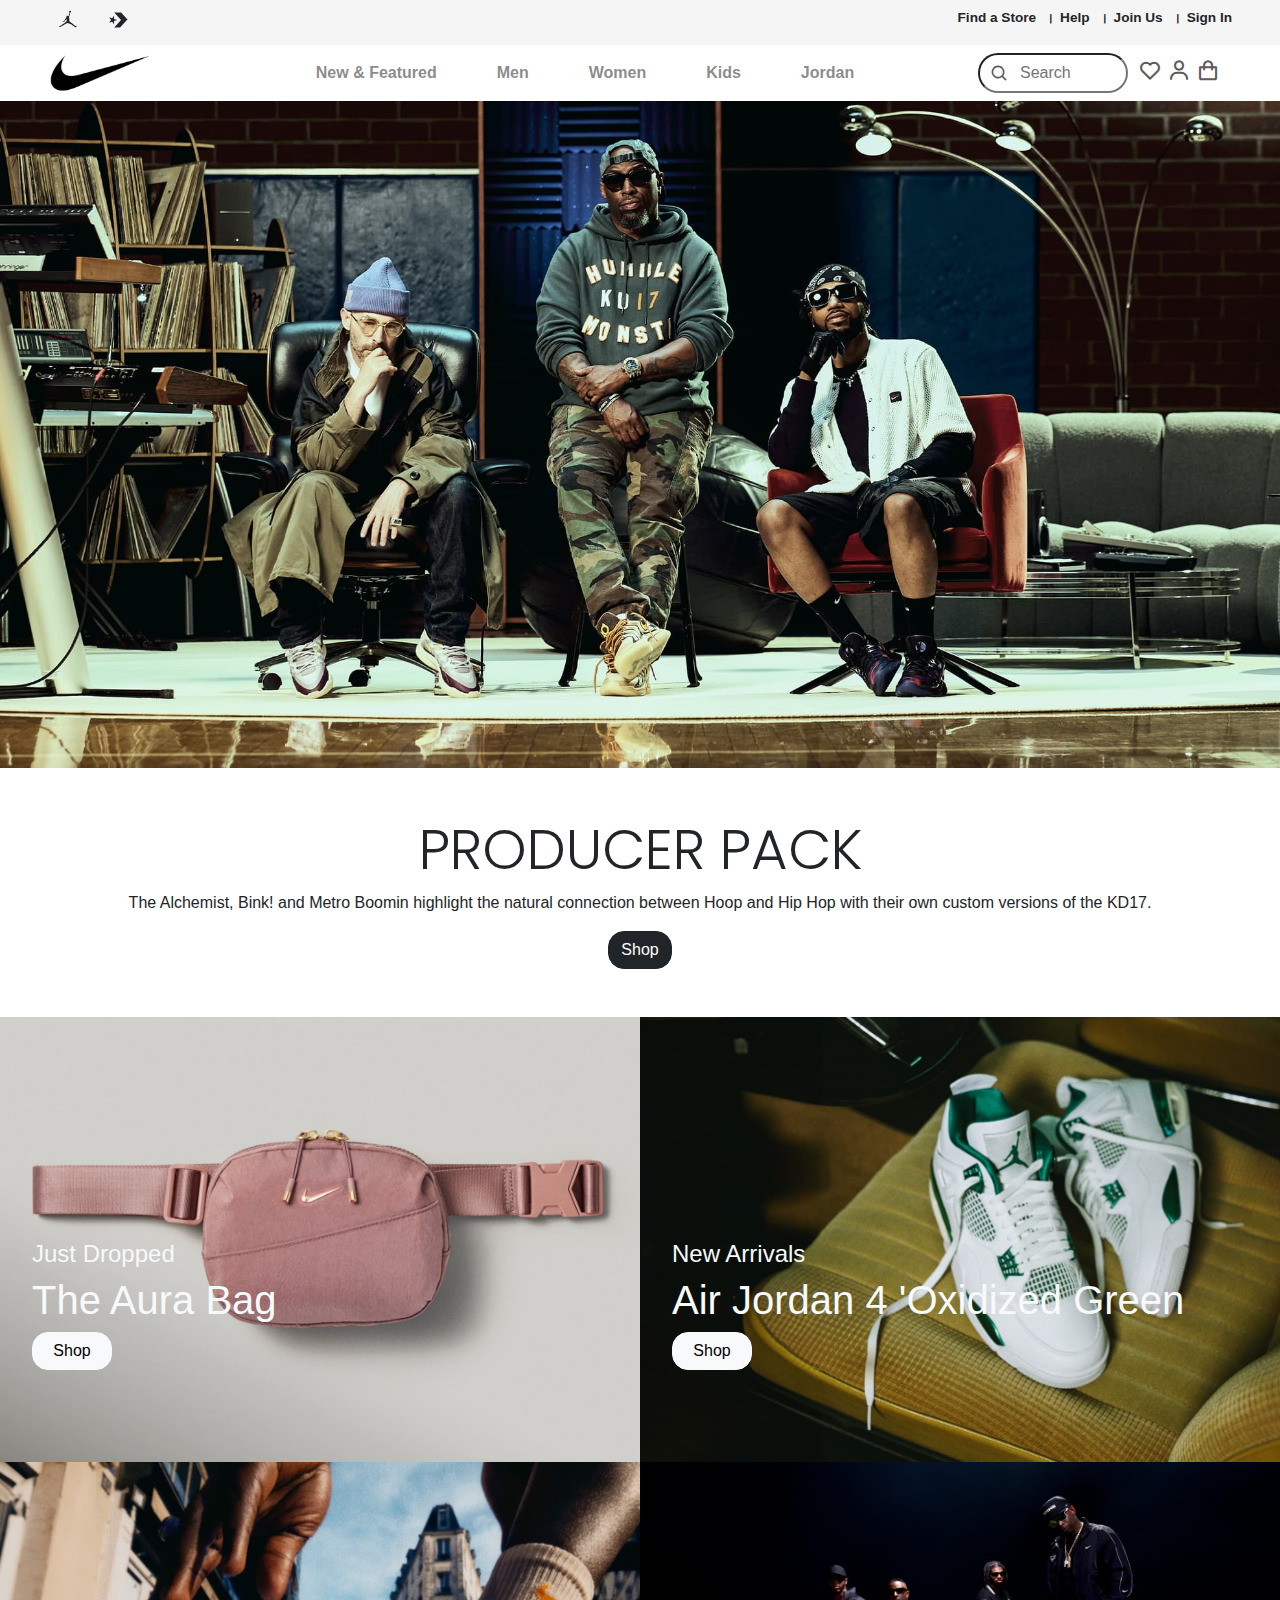
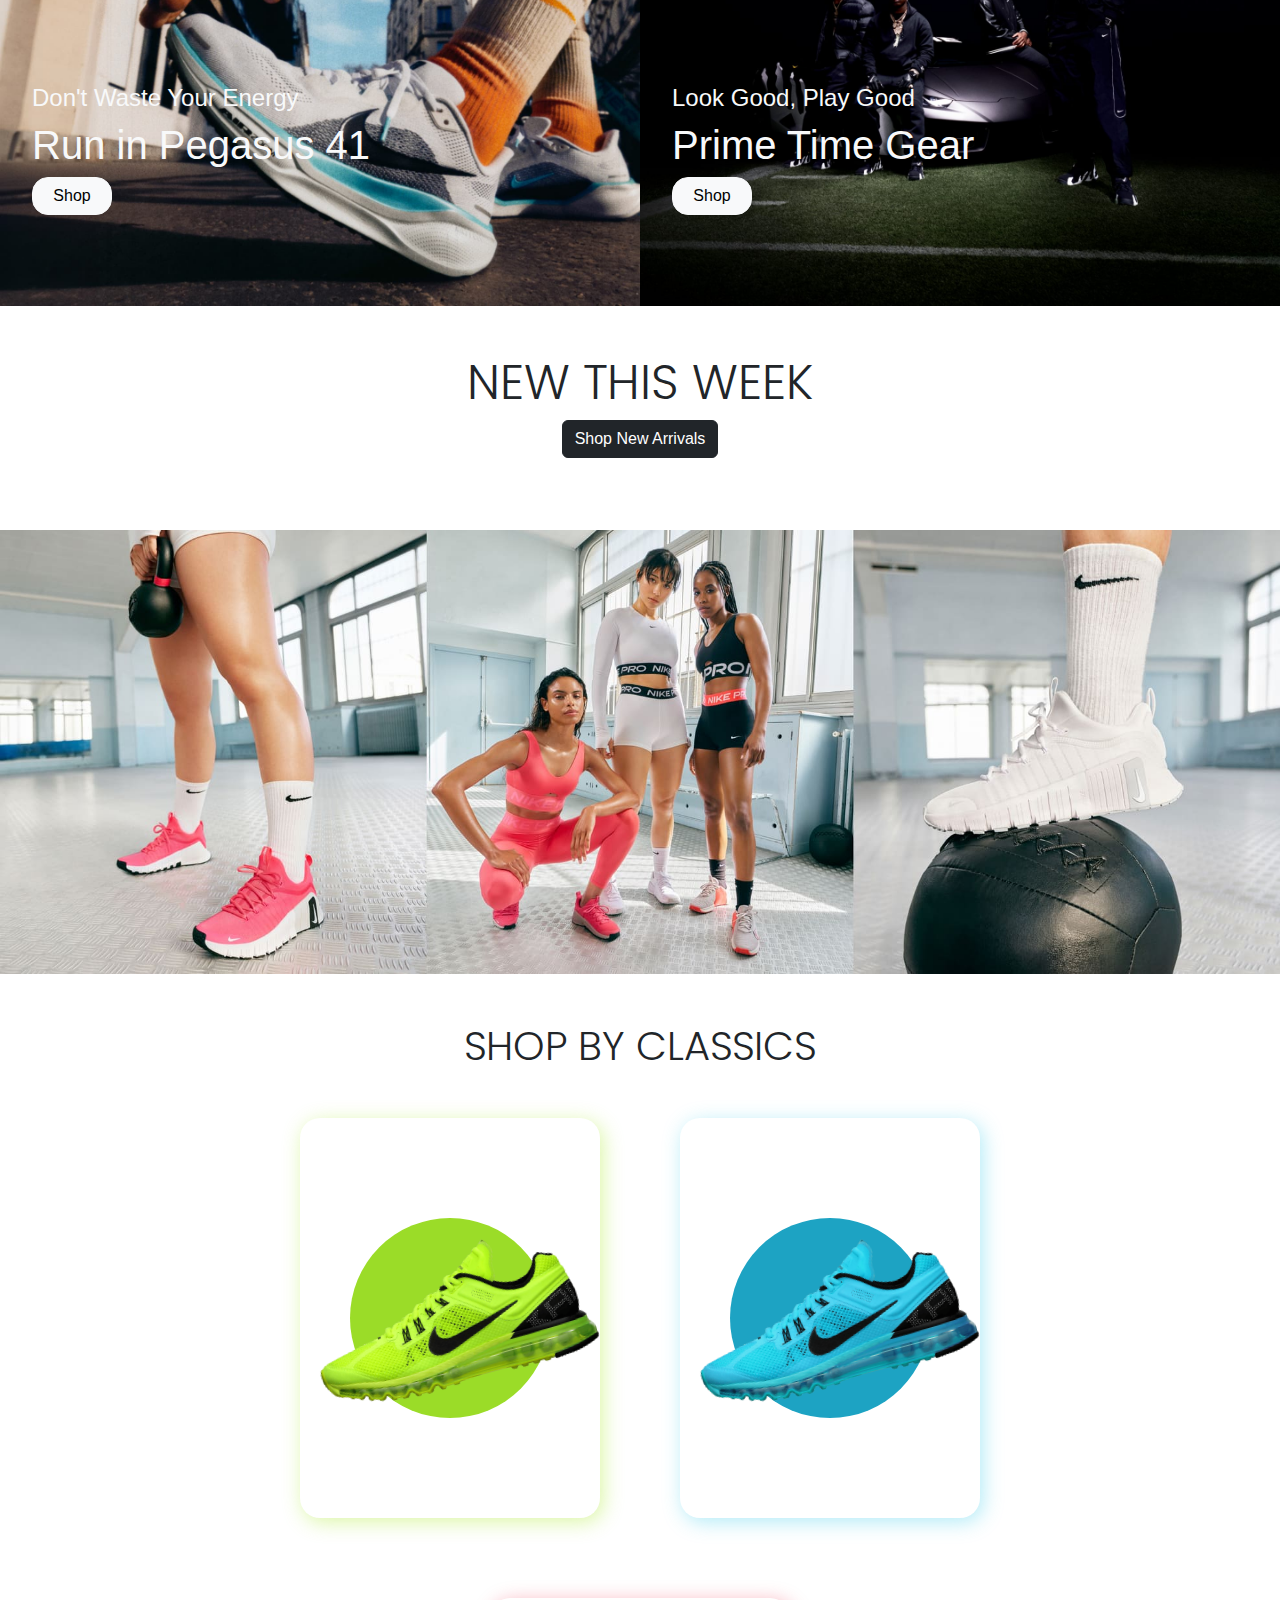
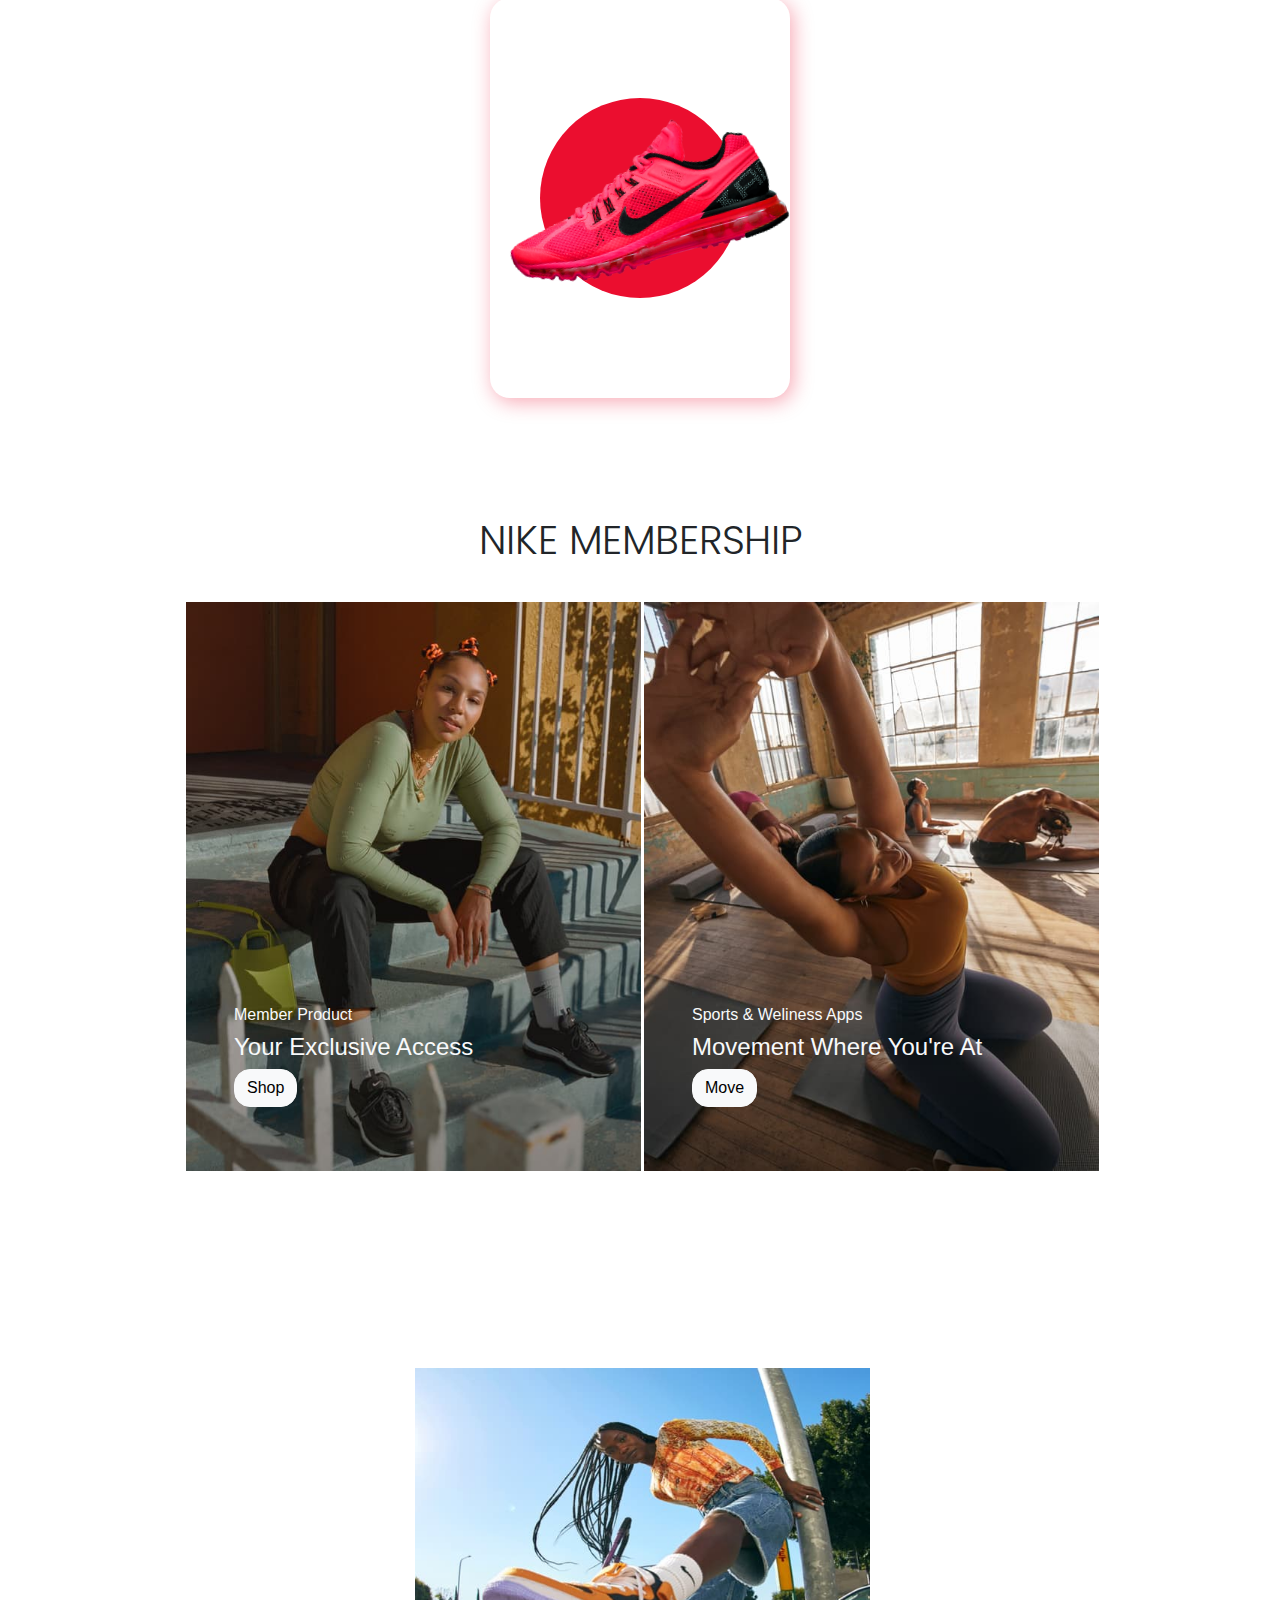
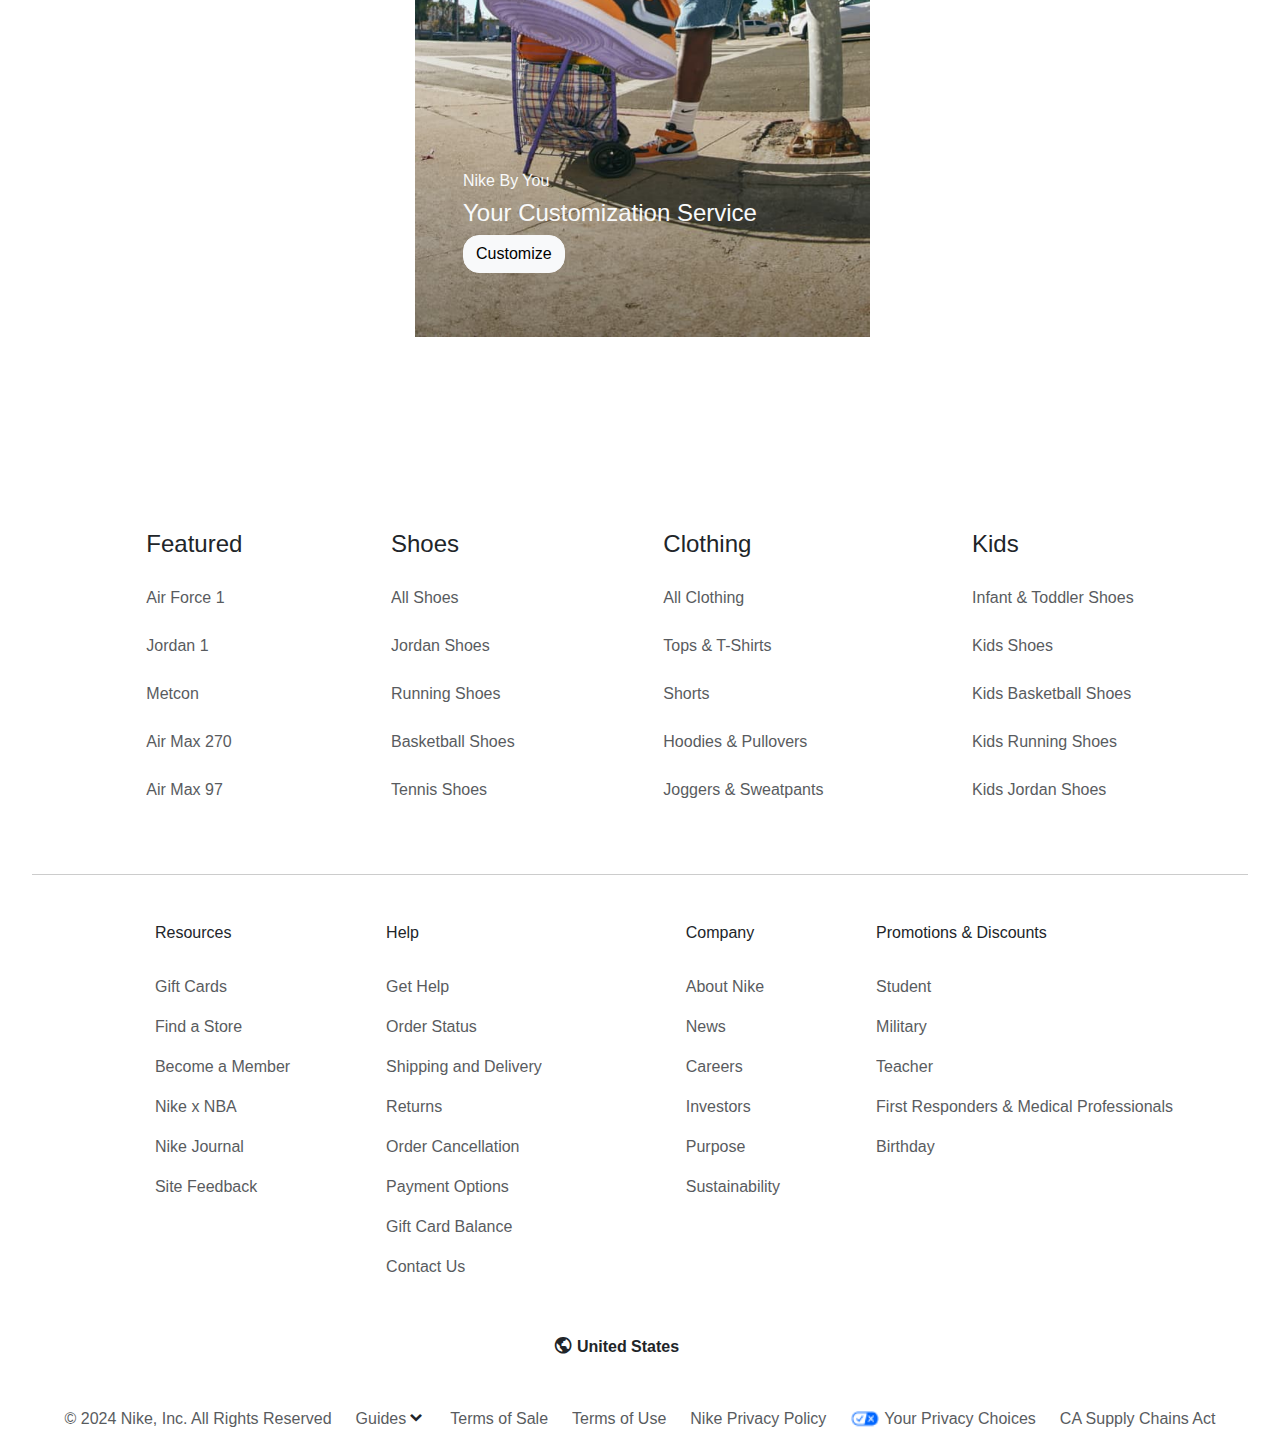
<file: index.html>
<!DOCTYPE html>
<html lang="en">

<head>
    <meta charset="UTF-8">
    <meta name="viewport" content="width=device-width, initial-scale=1.0">
    <link href="https://unpkg.com/boxicons@2.1.4/css/boxicons.min.css" rel="stylesheet">
    <link href="https://cdn.jsdelivr.net/npm/bootstrap@5.3.3/dist/css/bootstrap.min.css" rel="stylesheet"
        integrity="sha384-QWTKZyjpPEjISv5WaRU9OFeRpok6YctnYmDr5pNlyT2bRjXh0JMhjY6hW+ALEwIH" crossorigin="anonymous">
    <link class="rounded-4" rel="icon" href="./assets/Icons/294668_nike_icon.png" type="image/x-icon">
    <link rel="stylesheet" href="./css/bootstrap.css">
    <link rel="stylesheet" href="./css/card.css">
    <link rel="stylesheet" href="./css/style.css">
    <title>Nike Dunk. Nike.com</title>
</head>

<body class="position-relative">
    <!-- Nav bar  -->
    <nav>
        <div class="nav-items d-flex justify-content-between ps-4 pe-5 pt-2  above-nav">
            <ul class="d-flex">
                <svg>
                    <path fill="currentColor" fill-rule="evenodd"
                        d="M13.182 3.733c-.012-.039-.012-.039-.012-.072a.966.966 0 01.922-1.007.97.97 0 011.007.922.964.964 0 01-.917 1.007c-.027.004-.062 0-.101 0-.016.004-.04.004-.056.022-.056.084.14.073-.005.44 0 0 0 .038-.012.077-.012.14-.08.562-.096.793.029.04.04.05.029.13a6.003 6.003 0 01-.09.534c-.04.14-.096.174-.147.202-.073.298-.095.545-.281.905-.022.276-.045.35-.106.484-.017.4.01.46-.281 1.101-.08.3-.017.507.05.821.068.321.276.461.298.793.05.771.017 1.305-.163 1.907l.135.348c.18.084.618.326.36.675.343.19.865.394 1.28.781.176.147.35.315.513.5.316.057.276.08.506.231.675.438 1.749 1.304 2.373 1.906.112.067.147.112.236.163.01.023.017.034.01.04-.026.072-.026.072-.06.14.039.04.095.073.134.107.04.005.04-.006.096-.017.079.073.18.135.214.135.106-.022.084-.005.185-.1.029-.035.084 0 .084 0 .04-.04.113-.119.214-.176.079-.045.23-.045.23-.045.052.006.04.051.029.073-.057.023-.18.057-.247.108-.152.14-.276.353-.276.353.299-.033.484.045.719.023.136-.005.237.006.377-.09 0 0 .14-.096.265-.14.118-.05.23-.017.33.062.069.084.119.084 0 .196-.044.045-.1.096-.18.17-.133.123-.313.291-.5.432a3.11 3.11 0 01-.527.315c-.338.23-.26.174-.523.394-.03.022-.124.078-.163.106-.107.062-.135.006-.197-.118 0 0-.028-.045-.08-.14-.05-.107-.09-.23-.072-.23-.062-.007-.331-.344-.331-.41-.063-.013-.304-.26-.31-.31l-.214-.18c-.253.044-.31-.113-.961-.608-.08-.006-.197-.05-.36-.174-.298-.253-1.007-.815-1.124-.883-.13-.067-.281-.134-.383-.214-.146-.022-.218-.05-.298-.067-.08-.022-.14-.057-.326-.079-.303-.045-.618-.18-.911-.337-.14-.073-.264-.107-.382-.169-.27-.124-.506-.236-.686-.28a2.148 2.148 0 01-.568-.226c-.061-.034-.095-.06-.134-.073-.09-.022-.153.006-.192.022-.23.108-.438.203-.636.31-.18.09-.348.186-.528.286a7.971 7.971 0 01-.534.254s-.534.253-.832.348c-.26.197-.787.546-1.107.715-.158.073-.467.252-.608.292-.08.061-.371.258-.596.421-.18.124-.31.231-.31.231-.106.084-.101.13-.28.045a1.491 1.491 0 00-.13.096c-.14.095-.146.073-.202.067-.101.08-.113.04-.197.13-.061.084 0 .061-.118.106-.028.006-.04.04-.057.056-.094.073-.1.293-.325.304-.135.09-.107.203-.197.191 0 .102-.18.23-.214.23-.292.096-.304-.118-.646.035-.045.016-.113.072-.197.084-.152.022-.332-.006-.444-.102a1.93 1.93 0 01-.326-.398c-.051-.13-.017-.208.163-.332.073-.045.084-.079.208-.084.06-.024.045.01.15-.024.064-.016.064-.005.193-.005.028-.017.067-.022.124-.045.1-.034.196-.062.196-.062s.028-.023.124-.01c.078-.035.169-.08.214-.097-.012-.124.005-.124.06-.174.08-.062.09-.05.148-.01.022-.007.039-.013.027-.035-.01-.073-.061-.107-.045-.247-.022-.057-.061-.129-.05-.174.01-.045.028-.069.056-.079.029-.012.045.006.057.022.028.034.05.135.05.135.006.118.04.26.152.18.067-.062.084-.242.214-.203l.096.085c.084-.073.084-.073.14-.107 0 0-.08-.073-.012-.135.045-.039.108-.067.208-.175.276-.292.422-.42.714-.657a6.811 6.811 0 011.699-.939c.146-.174.28-.286.585-.304.377-.606 1.085-1.136 1.248-1.22.134-.23.19-.208.365-.247.135-.107.175-.107.23-.214.063-.23-.112-.86.383-.877.112-.146.078-.112.196-.248a2.19 2.19 0 01-.118-.5c-.005-.016-.196-.157-.13-.332a2.33 2.33 0 01-.268-.432.202.202 0 01-.063-.012c-.022-.005-.055-.005-.09-.005-.078.196-.163.208-.303.253-.26.512-.35.731-1.046 1.142-.28.298-.382.64-.382.634a.46.46 0 00-.012.321c-.045.107-.027.124-.027.124.01.045.056.106.106.112.079.023.169.023.158.118-.011.113-.163.09-.237.073-.275-.05-.185-.23-.365-.174-.141.085-.196.348-.416.31-.028-.023-.017-.074.006-.119.028-.06.084-.118.056-.14-.146.04-.433.123-.433.123-.135.04-.281-.039-.147-.124.063-.022.153-.05.265-.118 0 0 .062-.072-.057-.039a1.144 1.144 0 01-.416.045s-.257-.039-.292-.056c-.028-.022-.061-.107.017-.1a2.71 2.71 0 00.563-.068c.095-.035.28-.14.382-.186 0 0 .113-.157.18-.19.107-.114.19-.18.28-.299.09-.18.192-.46.5-.906a4.16 4.16 0 01.535-.646s.062-.338.343-.573c.063-.14.157-.31.259-.462a1.7 1.7 0 00.106-.168c.09-.13.186-.377.518-.41 0 0 .147-.102.197-.175.084-.073.074-.186.14-.259-.106-.106-.365-.309-.382-.573a.85.85 0 01.265-.692c.196-.185.398-.275.646-.258.309.055.366.157.455.258.09.101.13.04.163.146.259.073.248.045.237.236.045.057.106.108.1.214.085-.175.108-.208.344-.399.062-.157.1-.315.15-.478.052-.146.114-.298.154-.41-.04-.326.06-.377.196-.664-.022-.039-.016-.05-.006-.112.057-.192.136-.433.186-.596 0 0 .017-.063.085-.063.06-.202.157-.579.179-.663.062-.208.029-.287-.01-.41-.012-.04-.006-.09-.03-.136a5.483 5.483 0 01-.19-.41c-.028-.073-.08-.354-.08-.354-.004-.062-.004-.09-.004-.09z"
                        clip-rule="evenodd"></path>
                </svg>
                <svg>
                    <path fill="currentColor" fill-rule="evenodd"
                        d="M8.045 10.99V7.73L6.19 10.37 3.115 9.35l1.94 2.64-1.905 2.64 3.045-1.005 1.855 2.64v-3.26l3.11-1.02-3.115-.995zm12.84 1.02l-6.82 7.49H8.21l6.825-7.49L8.21 4.5h6.856l6.819 7.51z"
                        clip-rule="evenodd"></path>
                </svg>
            </ul>
            <ul class="d-flex gap-1 position-relative  ">
                <b> <a class="list-group-item  " href="">Find a Store</a> </b>
                <i class='bx bx-minus bx-rotate-90'></i>
                <b> <a class="list-group-item  " href="">Help</a> </b>
                <i class='bx bx-minus bx-rotate-90'></i>
                <b> <a class="list-group-item  " href="">Join Us</a> </b>
                <i class='bx bx-minus bx-rotate-90'></i>
                <b> <a class="list-group-item  " href="">Sign In</a> </b>
            </ul>
        </div>
        <!-- Hero section -->
        <header>
            <div class="nike-logo">
                <img src="./assets/Icons/786NzPhpXo6G8hkutJkHTM-1200-80.jpg" alt="">
            </div>
            <div class="Nav-menu-items">
                <a id="New-Featured-item" href="">New & Featured</a>
                <a id="Men-item" href="">Men</a>
                <a id="Women-item" href="">Women</a>
                <a id="Kids-item" href="">Kids</a>
                <a id="Jordan-item" href="">Jordan</a>
            </div>
            <div class="support-nav-items">
                <div class="search-container">
                    <i class='bx bx-search'></i>
                    <input type="text" placeholder="Search">
                </div>
                <div class="icons-container">
                    <a href="">
                        <i class='bx bx-heart'></i>
                    </a>
                    <a href="" class="search">
                        <i class='bx bx-search'></i>
                    </a>
                    <a href="" class="">
                        <i class='bx bx-user'></i>
                    </a>
                    <a href="">
                        <i class='bx bx-shopping-bag'></i>
                    </a>
                    <a href="" class="menu">
                        <i class='bx bx-menu'></i>
                    </a>
                </div>
            </div>
        </header>
        <div>
            <img class="w-100" src="./assets/product image/Hero.jpg" alt="Header image">
        </div>
    </nav>

    <body>
        <!-- Product pack  -->
        <section class="PRODUCER-PACK-SECTION d-flex flex-column mt-5">
            <div class="d-flex flex-column justify-content-center mb-5">
                <b>
                    <h3 class="Title d-flex justify-content-center display-4  ">PRODUCER PACK</h3>
                </b>
                <p class="d-flex justify-content-center text-center">The Alchemist, Bink! and Metro Boomin highlight the
                    natural connection between Hoop and Hip Hop
                    with their own custom versions of the KD17.</p>
                <div class="d-flex justify-content-center">
                    <button class="btn btn-dark rounded-4">Shop</button>
                </div>
            </div>
            <div class="d-flex row-1-2">
                <div class="position-relative  ">
                    <img class="w-100" src="./assets/product image/1.jpg" alt="Product image">
                    <div class="position-absolute z-1 top-50 left-5">
                        <h4 class="  text-light d-flex flex-column">Just
                            Dropped
                            <span class="display-6 my-2">The Aura Bag</span>
                            <button class="product_content btn btn-light rounded-4 w-80p">Shop</button>
                        </h4>
                    </div>
                </div>
                <div class="position-relative  ">
                    <img class="w-100 " src="./assets/product image/2.jpg" alt="Product image">
                    <div class="position-absolute z-1 top-50 left-5">
                        <h4 class="  text-light d-flex flex-column">New
                            Arrivals
                            <span class="display-6 my-2">Air Jordan 4
                                'Oxidized Green</span> <button
                                class="product_content btn btn-light rounded-4 w-80p">Shop</button>
                        </h4>
                    </div>

                </div>
            </div>
            <div class="d-flex row-1-2">
                <div class="position-relative  ">
                    <img class="w-100 " src="./assets/product image/3.jpg" alt="Product image">
                    <div class="position-absolute z-1 top-50 left-5">
                        <h4 class="  text-light d-flex flex-column">Don't
                            Waste
                            Your
                            Energy <span class="display-6 my-2">Run in
                                Pegasus 41</span> <button
                                class="product_content btn btn-light rounded-4 w-80p">Shop</button>
                        </h4>
                    </div>
                </div>
                <div class="position-relative  ">
                    <img class="w-100 " src="./assets/product image/4.jpg" alt="Product image">
                    <div class="position-absolute z-1 top-50 left-5">
                        <h4 class="  text-light d-flex flex-column">Look
                            Good,
                            Play Good
                            <span class="display-6 my-2">Prime Time
                                Gear</span>
                            <button class="product_content btn btn-light rounded-4 w-80p">Shop</button>
                        </h4>
                    </div>
                </div>
            </div>
        </section>

        <!-- NEW THIS WEEK -->
        <section>
            <div class="Week-Title d-flex flex-column my-5">
                <h3 class="Title text-center   display-5">NEW THIS WEEK</h3>
                <div class="d-flex justify-content-center">
                    <button class="btn btn-dark mb-4">Shop New Arrivals</button>
                </div>
            </div>
            <div>
                <img class="w-100" src="./assets/product image/5.jpg" alt="this week product's">
            </div>
        </section>

        <!-- SHOP BY CLASSICS ( card ) -->
        <section class="mt-5">
            <div>
                <h3 class="Title display-6 text-center">SHOP BY CLASSICS</h3>
            </div>
            <div class="container">
                <div class="box course Green">
                    <h2 class="name Title">Nike Air Max</h2>
                    <a href="#" class="buy">Buy Now</a>
                    <div class="circle"></div>
                    <img class="product" src="./assets/Card Hover product items/green.webp" alt="product 3D card" />
                </div>
                <div class="box course Blue">
                    <h2 class="name Title">Nike Air Max</h2>
                    <a href="#" class="buy">Buy Now</a>
                    <div class="circle"></div>
                    <img class="product" src="./assets/Card Hover product items/blue.webp" alt="product 3D card" />
                </div>
                <div class="box course Red">
                    <h2 class="name Title">Nike Air Max</h2>
                    <a href="#" class="buy">Buy Now</a>
                    <div class="circle"></div>
                    <img class="product" src="./assets/Card Hover product items/red.webp" alt="product 3D card" />
                </div>
            </div>
        </section>

        <!-- NIKE MEMBERSHIP -->
        <section class="mt-5 px-5 d-flex flex-column">
            <div class="Title-section">
                <h3 class="Title display-6">NIKE MEMBERSHIP</h3>
            </div>
            <div class="d-flex gap-2 flex-wrap justify-content-center MEMBERSHIP_PRODUCT_SECTION">
                <div class="position-relative w-450p">
                    <img class="h-75" src="./assets/product image/6.jpg" alt="Membership picutre's">
                    <div class="position-absolute top-50 text-light p-4 ps-5 Membership-content">
                        <h4 class="d-flex flex-column">
                            <span class="pb-2 fs-6">Member Product</span>
                            Your Exclusive Access
                        </h4>
                        <button class="btn btn-light rounded-4">Shop</button>
                    </div>
                </div>
                <div class="position-relative w-450p">
                    <img class="h-75" src="./assets/product image/7.jpg" alt="Membership picutre's">
                    <div class="position-absolute top-50 text-light p-4 ps-5 Membership-content">
                        <h4 class="d-flex flex-column">
                            <span class="pb-2 fs-6">Sports & Weliness Apps</span>
                            Movement Where You're At
                        </h4>
                        <button class="btn btn-light rounded-4">Move</button>
                    </div>
                </div>
                <div class="position-relative w-450p">
                    <img class="h-75" src="./assets/product image/8.jpg" alt="Membership picutre's">
                    <div class="position-absolute top-50 text-light p-4 ps-5 Membership-content">
                        <h4 class="d-flex flex-column">
                            <span class="pb-2 fs-6">Nike By You</span>
                            Your Customization Service
                        </h4>
                        <button class="btn btn-light rounded-4">Customize</button>
                    </div>
                </div>
            </div>
        </section>

        <!-- Products category -->
        <section id="category-section" class="mx-5 px-5">
            <div class="drop-down-menu-category d-flex justify-content-around gap-5 z-1 OverFlowYHidden">
                <div id="drop-down-menu-hover" class=" ">
                    <p class="pb-2 font-weight-bold fs-4">Featured</p>
                    <div class="d-flex flex-column gap-4">
                        <a class="text-dark list-group-item opacity-75" href="">Air Force 1</a>
                        <a class="text-dark list-group-item opacity-75" href="">Jordan 1</a>
                        <a class="text-dark list-group-item opacity-75" href="">Metcon</a>
                        <a class="text-dark list-group-item opacity-75" href="">Air Max 270</a>
                        <a class="text-dark list-group-item opacity-75" href="">Air Max 97</a>
                        <a class="text-dark list-group-item opacity-75" href="">Air Max 90</a>
                        <a class="text-dark list-group-item opacity-75" href="">Blazer</a>
                        <a class="text-dark list-group-item opacity-75" href="">Pegasus</a>
                    </div>
                </div>
                <div id="drop-down-menu-hover" class=" ">
                    <p class="pb-2 font-weight-bold fs-4">Shoes</p>
                    <div class="d-flex flex-column gap-4">
                        <a class="text-dark list-group-item opacity-75" href="">All Shoes</a>
                        <a class="text-dark list-group-item opacity-75" href="">Jordan Shoes</a>
                        <a class="text-dark list-group-item opacity-75" href="">Running Shoes</a>
                        <a class="text-dark list-group-item opacity-75" href="">Basketball Shoes</a>
                        <a class="text-dark list-group-item opacity-75" href="">Tennis Shoes</a>
                        <a class="text-dark list-group-item opacity-75" href="">Training Shoes</a>
                        <a class="text-dark list-group-item opacity-75" href="">Custom Shoes</a>
                        <a class="text-dark list-group-item opacity-75" href="">Sale Shoes</a>
                        <a class="text-dark list-group-item opacity-75" href="">Soccer Cleats</a>
                    </div>
                </div>
                <div id="drop-down-menu-hover" class=" ">
                    <p class="pb-2 font-weight-bold fs-4">Clothing</p>
                    <div class="d-flex flex-column gap-4">
                        <a class="text-dark list-group-item opacity-75" href="">All Clothing</a>
                        <a class="text-dark list-group-item opacity-75" href="">Tops & T-Shirts</a>
                        <a class="text-dark list-group-item opacity-75" href="">Shorts</a>
                        <a class="text-dark list-group-item opacity-75" href="">Hoodies & Pullovers</a>
                        <a class="text-dark list-group-item opacity-75" href="">Joggers & Sweatpants</a>
                        <a class="text-dark list-group-item opacity-75" href="">Sports Bras</a>
                        <a class="text-dark list-group-item opacity-75" href="">Pants & Tights</a>
                        <a class="text-dark list-group-item opacity-75" href="">Socks</a>
                        <a class="text-dark list-group-item opacity-75" href="">Yoga</a>
                        <a class="text-dark list-group-item opacity-75" href="">NikeLab</a>
                        <a class="text-dark list-group-item opacity-75" href="">Plus Size</a>
                        <a class="text-dark list-group-item opacity-75" href="">Big & Tall</a>
                        <a class="text-dark list-group-item opacity-75" href="">Sale Clothing</a>
                    </div>
                </div>
                <div id="drop-down-menu-hover" class=" ">
                    <p class="pb-2 font-weight-bold fs-4">Kids</p>
                    <div class="d-flex flex-column gap-4">
                        <a class="text-dark list-group-item opacity-75" href="">Infant & Toddler Shoes</a>
                        <a class="text-dark list-group-item opacity-75" href="">Kids Shoes</a>
                        <a class="text-dark list-group-item opacity-75" href="">Kids Basketball Shoes</a>
                        <a class="text-dark list-group-item opacity-75" href="">Kids Running Shoes</a>
                        <a class="text-dark list-group-item opacity-75" href="">Kids Jordan Shoes</a>
                        <a class="text-dark list-group-item opacity-75" href="">Kids Clothing</a>
                        <a class="text-dark list-group-item opacity-75" href="">Kids Backpacks</a>
                        <a class="text-dark list-group-item opacity-75" href="">Kids Socks</a>
                        <a class="text-dark list-group-item opacity-75" href="">Kids Sale</a>
                    </div>
                </div>
            </div>
        </section>
    </body>

    <!-- Start footer -->
    <footer class="mt-5 z-3">
        <div class="hr-faded"></div>
        <div class="footer-links d-flex mt-5 gap-5 justify-content-center flex-wrap">
            <div class="d-flex justify-content-between ps-5 gap-5 flex-wrap">
                <div class="d-flex flex-column pe-5">
                    <h6 class="mb-4">Resources</h6>
                    <a class="list-group-item opacity-75 py-2" href="">Gift Cards</a>
                    <a class="list-group-item opacity-75 py-2" href="">Find a Store</a>
                    <a class="list-group-item opacity-75 py-2" href="">Become a Member</a>
                    <a class="list-group-item opacity-75 py-2" href="">Nike x NBA</a>
                    <a class="list-group-item opacity-75 py-2" href="">Nike Journal</a>
                    <a class="list-group-item opacity-75 py-2" href="">Site Feedback</a>
                </div>
                <div class="d-flex flex-column pe-5">
                    <h6 class="mb-4">Help</h6>
                    <a class="list-group-item opacity-75 py-2" href="">Get Help</a>
                    <a class="list-group-item opacity-75 py-2" href="">Order Status</a>
                    <a class="list-group-item opacity-75 py-2" href="">Shipping and Delivery</a>
                    <a class="list-group-item opacity-75 py-2" href="">Returns</a>
                    <a class="list-group-item opacity-75 py-2" href="">Order Cancellation</a>
                    <a class="list-group-item opacity-75 py-2" href="">Payment Options</a>
                    <a class="list-group-item opacity-75 py-2" href="">Gift Card Balance</a>
                    <a class="list-group-item opacity-75 py-2" href="">Contact Us</a>
                </div>
            </div>
            <div class="d-flex justify-content-between ps-5 gap-5 flex-wrap">
                <div class="d-flex flex-column pe-5">
                    <h6 class="mb-4">Company</h6>
                    <a class="list-group-item opacity-75 py-2" href="">About Nike</a>
                    <a class="list-group-item opacity-75 py-2" href="">News</a>
                    <a class="list-group-item opacity-75 py-2" href="">Careers</a>
                    <a class="list-group-item opacity-75 py-2" href="">Investors</a>
                    <a class="list-group-item opacity-75 py-2" href="">Purpose</a>
                    <a class="list-group-item opacity-75 py-2" href="">Sustainability</a>
                </div>
                <div class="d-flex flex-column">
                    <h6 class="mb-4">Promotions & Discounts</h6>
                    <a class="list-group-item opacity-75 py-2" href="">Student</a>
                    <a class="list-group-item opacity-75 py-2" href="">Military</a>
                    <a class="list-group-item opacity-75 py-2" href="">Teacher</a>
                    <a class="list-group-item opacity-75 py-2" href="">First Responders & Medical Professionals</a>
                    <a class="list-group-item opacity-75 py-2" href="">Birthday</a>
                </div>
            </div>
            <div class="d-flex pe-5">
                <i class='bx bx-world fs-5 pe-1'></i>
                <b><a class="list-group-item" href="">United States</a></b>
            </div>
        </div>
        <div class="px-5 d-flex gap-4 mt-5 flex-wrap justify-content-center">
            <p class="opacity-75">© 2024 Nike, Inc. All Rights Reserved</p>
            <div class="Guides-items d-flex">
                <p id="Guides" class="opacity-75">Guides</p>
                <i class='bx bxs-chevron-down fs-5'></i>
                <div class="Guides-drop-down-menu">
                    <a class="list-group-item" href="">Nike Adapt</a>
                    <a class="list-group-item" href="">Nike Air</a>
                    <a class="list-group-item" href="">Nike Air Force 1</a>
                    <a class="list-group-item" href="">Nike Air Max</a>
                    <a class="list-group-item" href="">Nike FlyEase</a>
                    <a class="list-group-item" href="">Nike Flyknit</a>
                    <a class="list-group-item" href="">Nike Flyleather</a>
                    <a class="list-group-item" href="">Nike Free</a>
                    <a class="list-group-item" href="">Nike Joyride</a>
                    <a class="list-group-item" href="">Nike React</a>
                    <a class="list-group-item" href="">Nike Vaporfly</a>
                    <a class="list-group-item" href="">Nike ZoomX</a>
                    <a class="list-group-item" href="">Space Hippie</a>
                </div>
            </div>
            <a class="opacity-75 list-group-item" href="">Terms of Sale</a>
            <a class="opacity-75 list-group-item" href="">Terms of Use</a>
            <a class="opacity-75 list-group-item" href="">Nike Privacy Policy</a>
            <div class="d-flex gap-1">
                <img class="privacy-img" src="./assets/Icons/image.png" alt="">
                <a class="opacity-75 list-group-item" href="">Your Privacy Choices</a>
            </div>
            <a class="opacity-75 list-group-item" href="">CA Supply Chains Act</a>
        </div>
    </footer>
    <script src="https://cdn.jsdelivr.net/npm/bootstrap@5.3.3/dist/js/bootstrap.bundle.min.js"
        integrity="sha384-YvpcrYf0tY3lHB60NNkmXc5s9fDVZLESaAA55NDzOxhy9GkcIdslK1eN7N6jIeHz"
        crossorigin="anonymous"></script>
    <script src="./js/bootstrap.js"></script>
    <script src="./js/cardanimation.js"></script>
    <script>
        VanillaTilt.init(document.querySelectorAll(".box"), {
            max: 15,
            speed: 300,
            easing: "cubic-bezier(.03,.98,.52,.99)",
            scale: 1.05,
        });
    </script>
</body>

</html>
</file>
<file: css/card.css>
@import url("https://fonts.googleapis.com/css2?family=Poppins:ital,wght@0,900;1,900&display=swap");
* {
  font-family: "Poppins", sans-serif;
}
:root {
  --main-bg: #f8f8f8;
  --box-bg: #ffffff;
  --name-color: #232323;
  --card-bg-text: #343434;
}
.OverFlowYHidden {
  overflow-y: hidden;
}
.container {
  user-select: none;
  position: relative;
  display: flex;
  justify-content: center;
  align-items: center;
  flex-wrap: wrap;
  transform-style: preserve-3d;
}
.container .box {
  position: relative;
  width: 300px;
  height: 400px;
  margin: 40px;
  background: var(--box-bg);
  border-radius: 20px;
  transform-style: preserve-3d;
}
@media (max-width: 360px) {
  .container .box {
    width: 200px;
    height: 300px;
  }
  .container img {
    width: 200px;
  }
}
.container .Green {
  transition: all 0.2s;
  box-shadow: 3px 4px 20px #adeb306f;
}
.container .Blue {
  transition: all 0.2s;
  box-shadow: 3px 4px 20px #36cbe962;
}
.container .Red {
  transition: all 0.2s;
  box-shadow: 3px 4px 20px #eb0e2f5b;
}
.container .Green:hover {
  box-shadow: 3px 4px 20px #adeb30;
}
.container .Blue:hover {
  box-shadow: 3px 4px 20px #36cbe9;
}
.container .Red:hover {
  box-shadow: 3px 4px 20px #eb0e2f;
}
.container .box::before {
  content: "NIKE";
  position: absolute;
  top: 20px;
  left: 20px;
  font-size: 6em;
  font-weight: 900;
  color: var(--card-bg-text);
  font-style: italic;
  opacity: 0;
  transition: 0.5s;
}
@media (max-width: 360px) {
  .container .box::before {
    font-size: 1em;
    top: 0px !important;
  }
  .container .box .name {
    font-size: 20px;
  }
  .container .box .buy {
    font-size: 10px;
  }
}
.container .box::after {
  content: "SHOES";
  position: absolute;
  bottom: 20px;
  right: 20px;
  font-size: 4.5em;
  font-weight: 900;
  color: var(--card-bg-text);
  font-style: italic;
  opacity: 0;
  transition: 0.5s;
}
.container .box:hover::after,
.container .box:hover::before {
  opacity: 0.04;
}
.container .box .name {
  position: absolute;
  top: 0;
  left: 0;
  text-align: center;
  color: var(--name-color);
  width: 100%;
  transform-style: preserve-3d;
  transform: translate3d(0, 0, 75px);
  transition: 0.5s;
  opacity: 0;
  z-index: 10;
}
.container .box:hover .name {
  top: 40px;
  opacity: 1;
}
.container .box .buy {
  position: absolute;
  bottom: 0;
  left: 50%;
  transform-style: preserve-3d;
  transform: translate3d(0, 0, 75px);
  color: #fff;
  background: #333;
  padding: 10px 25px;
  border-radius: 30px;
  text-decoration: none;
  transition: 0.5s;
  opacity: 0;
  z-index: 10;
}
.container .box:hover .buy {
  bottom: 30px;
  opacity: 1;
}
.container .box .circle {
  position: absolute;
  top: 50%;
  left: 50%;
  width: 200px;
  height: 200px !important;
  border-radius: 50%;
  transition: 0.5s;
  background: #ffffff;
  transform-style: preserve-3d;
  z-index: 10;
  opacity: 1;
  transform: translate3d(-50%, -50%, 0px);
}
.container .box:hover .circle {
  position: absolute;
  top: 50%;
  left: 50%;
  width: 200px;
  height: 200px;
  border-radius: 50%;
  transition: 0.5s;
  background: #ffffff;
  transform-style: preserve-3d;
  z-index: 10;
  opacity: 1;
  transform: translate3d(-50%, -50%, 35px);
}
@media (max-width: 300px) {
  .container .box .circle {
    width: 150px !important;
    height: 150px !important;
  }
  .container .box:hover .circle {
    width: 150px !important;
    height: 150px !important;
  }
}
.container .box .product {
  position: absolute;
  top: 50%;
  left: 50%;
  max-width: 280px;
  transition: 0.5s;
  z-index: 11;
  transition: 0.5s;
  transform-style: preserve-3d;
  transform: translate3d(-50%, -50%, 0px) rotate(-15deg);
}
.container .box:hover .product {
  transform: translate3d(-50%, -50%, 100px) rotate(-15deg);
}
.container .box:nth-child(1) .circle,
.container .box:nth-child(1) .buy {
  background: #9bdc28;
}
.container .box:nth-child(2) .circle,
.container .box:nth-child(2) .buy {
  background: #1da3c3;
}
.container .box:nth-child(3) .circle,
.container .box:nth-child(3) .buy {
  background: #eb0e2f;
}
.mode-switch {
  background-color: transparent;
  border: none;
  padding: 0;
  color: var(--name-color);
  display: flex;
  justify-content: center;
  align-items: center;
}
.mode-switch.active .moon {
  fill: var(--name-color);
}
</file>
<file: css/style.css>
/* Normalization */
* {
  padding: 0;
  margin: 0;
  box-sizing: border-box;
  text-decoration: none;
  list-style: none;
  user-select: none;
  font-family: Arial, sans-serif;
}

/* Classes */
.Title {
  font-family: "Poppins", sans-serif;
}
.hr-faded {
  display: flex;
  margin: auto;
  opacity: 0.2;
  width: 95%;
  height: 1px;
  background-color: black;
}
.top-65 {
  top: 65%;
}
.left-5 {
  left: 5%;
}
.w-80p {
  width: 80px;
}
.w-450p {
  width: 450px;
}

/* Start nav style */
@media (max-width: 550px) {
  .above-nav {
    display: none !important;
  }
}

nav div.nav-items {
  background-color: #f5f5f5;
  height: 45px;
}
nav svg {
  width: 50px;
}
nav div.nav-items a {
  font-size: 0.85em;
}
header {
  padding: 0 50px;
  display: flex;
  justify-content: space-between;
  align-items: center;
}
.nike-logo {
  margin-right: 42px;
}
.nike-logo img {
  width: 100px;
}
.Nav-menu-items {
  display: flex;
  justify-content: space-between;
  align-items: center;
  gap: 30px;
}
.Nav-menu-items a {
  text-decoration: none;
  padding: 0 15px;
  color: inherit;
  font-weight: bolder;
  border-bottom: solid 1.5px transparent;
  transition: all 0.5s;
  color: #33333395;
}

div.Nav-menu-items a:hover {
  color: rgb(0, 0, 0);
}

.support-nav-items {
  display: flex;
}

.search-container {
  display: flex;
  align-items: center;
  position: relative;
}

.search-container input {
  border-radius: 25px;
  padding: 6px;
  width: 150px;
  padding-right: 0px;
  padding-left: 40px;
}

.search-container .bx-search {
  position: absolute;
  font-size: 1.2em;
  margin-left: 2px;
  color: rgb(92, 92, 92);
  padding: 10px;
  transition: all 0.5s;
  cursor: pointer;
}

.search-container .bx-search:hover {
  color: black;
  background-color: rgba(0, 0, 0, 0.173);
  border-radius: 40px;
}

.icons-container {
  display: flex;
  align-items: center;
  margin: 0 10px;
  gap: 5px;
}

.icons-container a i {
  color: rgb(92, 92, 92);
  font-size: 1.5em;
  transition: color 0.5s;
}

.icons-container a i:hover {
  color: black;
}
.menu {
  display: none;
}
.search {
  display: none;
}

@media (max-width: 1111px) {
  .menu {
    display: block;
  }
  .Nav-menu-items a {
    display: none;
  }
}

@media (max-width: 700px) {
  header {
    padding: 0 30px;
  }
}

@media (max-width: 550px) {
  header {
    padding: 0 5px;
  }
}

@media (max-width: 450px) {
  .bx-heart,
  .bx-user,
  .bx-shopping-bag,
  .search-container {
    display: none;
  }

  .search {
    display: block;
  }
  .nike-logo img {
    width: 70px;
  }
}

/* Product section  */

@media (max-width: 800px) {
  .row-1-2 {
    flex-direction: column;
  }
}
@media (max-width: 400px) {
  .row-1-2 h4,
  span {
    font-size: 15px !important;
  }
  .PRODUCER-PACK-SECTION button.product_content {
    width: 50px;
    height: 25px;
    font-size: 10px;
    align-items: center;
    display: flex;
  }
}

/* NEW THIS WEEK  */
@media (max-width: 370px) {
  .Week-Title,
  .Week-Title h3 {
    margin: 10px 0 !important;
    font-size: 20px !important;
  }
  .Week-Title button {
    font-size: 13px !important;
  }
}

/* MEMBERSHIP */

.Title-section {
  width: 100%;
  display: flex;
  justify-content: center;
  margin: 30px 0;
}

@media (max-width: 500px) {
  .MEMBERSHIP_PRODUCT_SECTION div,
  .MEMBERSHIP_PRODUCT_SECTION div img {
    width: 340px;
    height: 400px !important;
  }
  .Membership-content {
    top: 270px !important;
    padding: 10px !important;
  }
}
@media (max-width: 370px) {
  .MEMBERSHIP_PRODUCT_SECTION div,
  .MEMBERSHIP_PRODUCT_SECTION div img,
  h4 {
    width: 240px;
    height: 300px !important;
    font-size: 15px;
  }
  .Title {
    font-size: 1em !important;
  }
  .Membership-content {
    top: 200px !important;
    padding: 10px !important;
  }
  .MEMBERSHIP_PRODUCT_SECTION div button {
    display: none;
  }
}
@media (max-width: 300px) {
  .MEMBERSHIP_PRODUCT_SECTION div,
  .MEMBERSHIP_PRODUCT_SECTION div img,
  h4 {
    width: 220px;
    height: 280px !important;
    font-size: 15px;
  }
  .Title {
    font-size: 1em !important;
  }
  .Membership-content {
    top: 200px !important;
    padding: 10px !important;
  }
}

/* Start category section  */
div.drop-down-menu-category {
  height: 300px;
  transition: all 0.5s;
  position: relative;
}
.drop-down-menu-category:hover {
  height: 676px;
}

@media (max-width: 880px) {
  .drop-down-menu-category {
    font-size: 13px;
    gap: 0 !important;
  }
}
@media (max-width: 690px) {
  .drop-down-menu-category {
    font-size: 9px;
    gap: 0 !important;
  }
}
@media (max-width: 580px) {
  .category-section,
  .drop-down-menu-category {
    display: none !important;
  }
}
/* Start footer */
footer {
  position: relative;
  min-height: 500px;
}
.Guides-drop-down-menu {
  opacity: 0;
  display: none;
  flex-direction: column;
  position: absolute;
  top: 2%;
  left: 24.5%;
  background: rgb(255, 255, 255);
  box-shadow: 0px 0px 3px 0.1px rgba(0, 0, 0, 0.41);
  padding: 15px;
  padding-right: 50px;
  border-radius: 10px;
  list-style: none;
  z-index: 10000;
}
.Guides-items:hover div.Guides-drop-down-menu {
  opacity: 1;
  display: flex;
}
.Guides-drop-down-menu a {
  padding: 5px 0;
  opacity: 0.7;
}
.privacy-img {
  width: 30px;
  height: 30px;
  position: relative;
  top: -3.5px;
}
</file>
